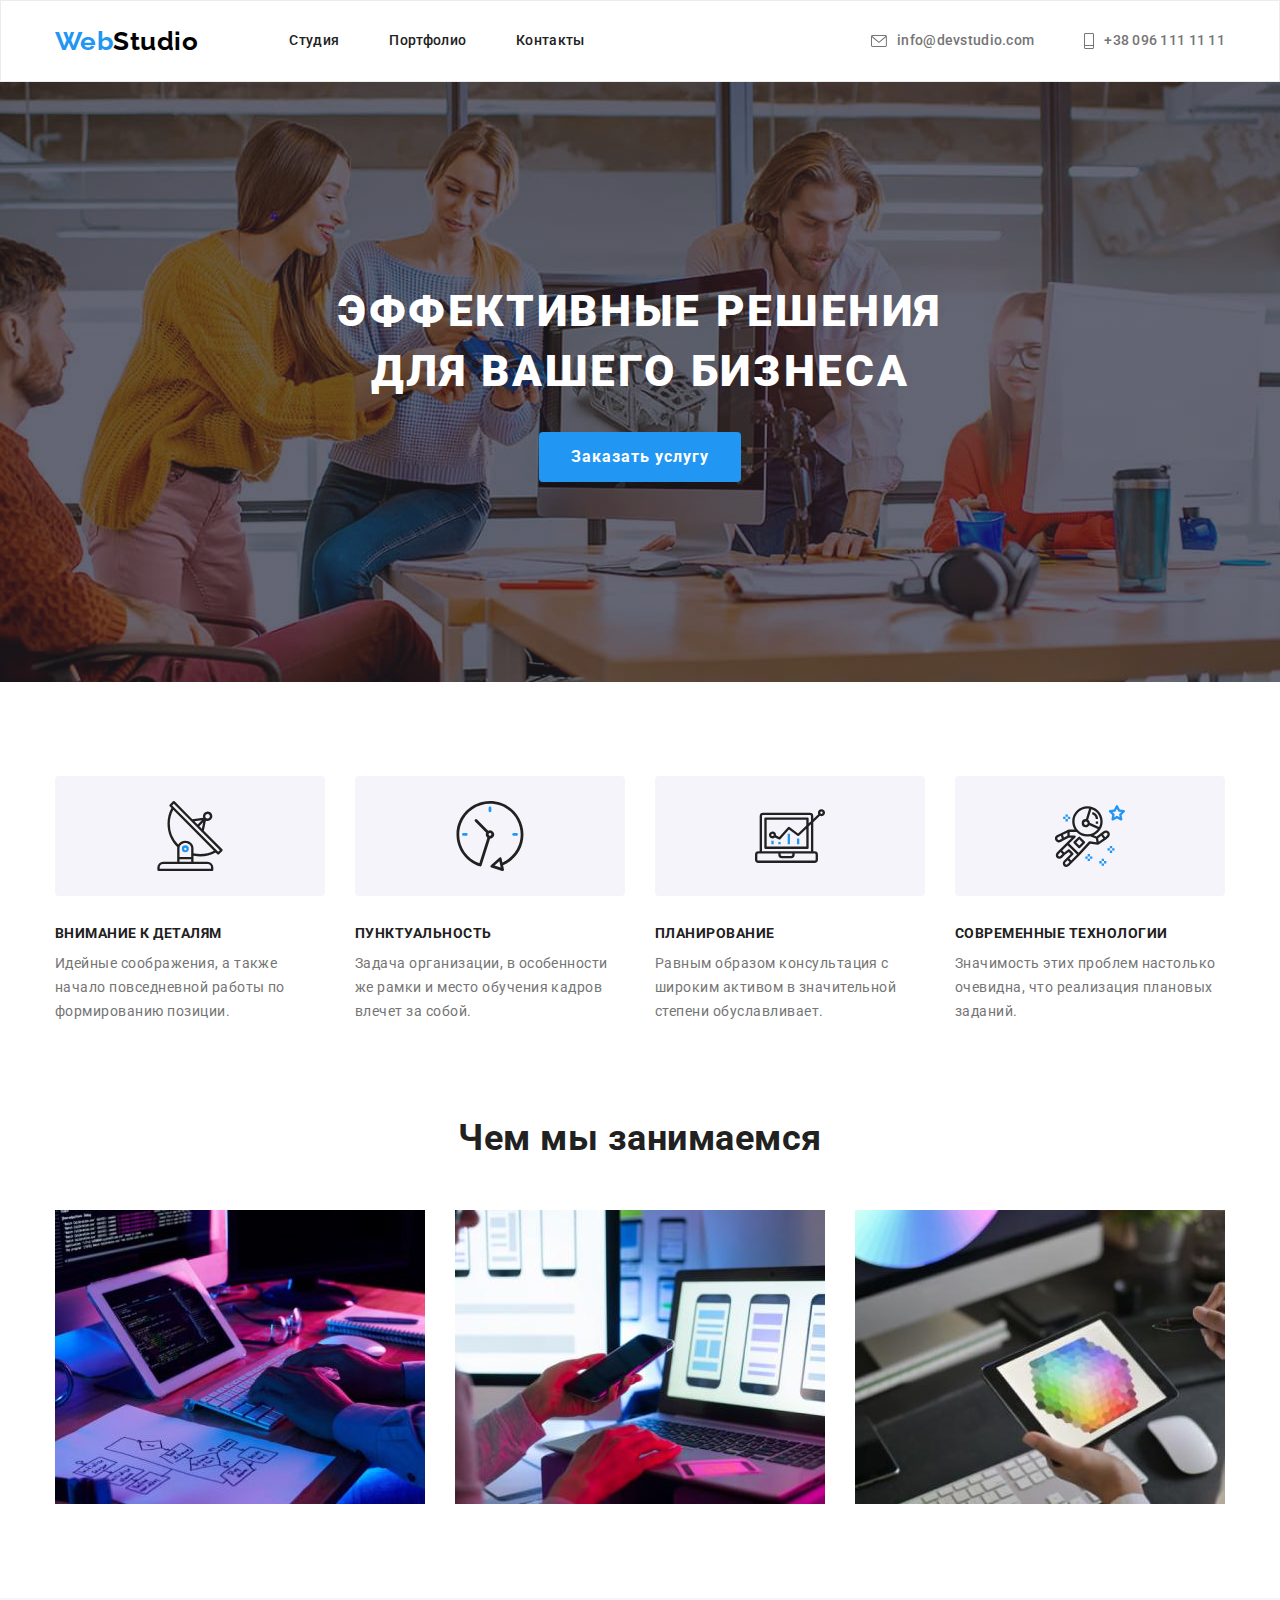
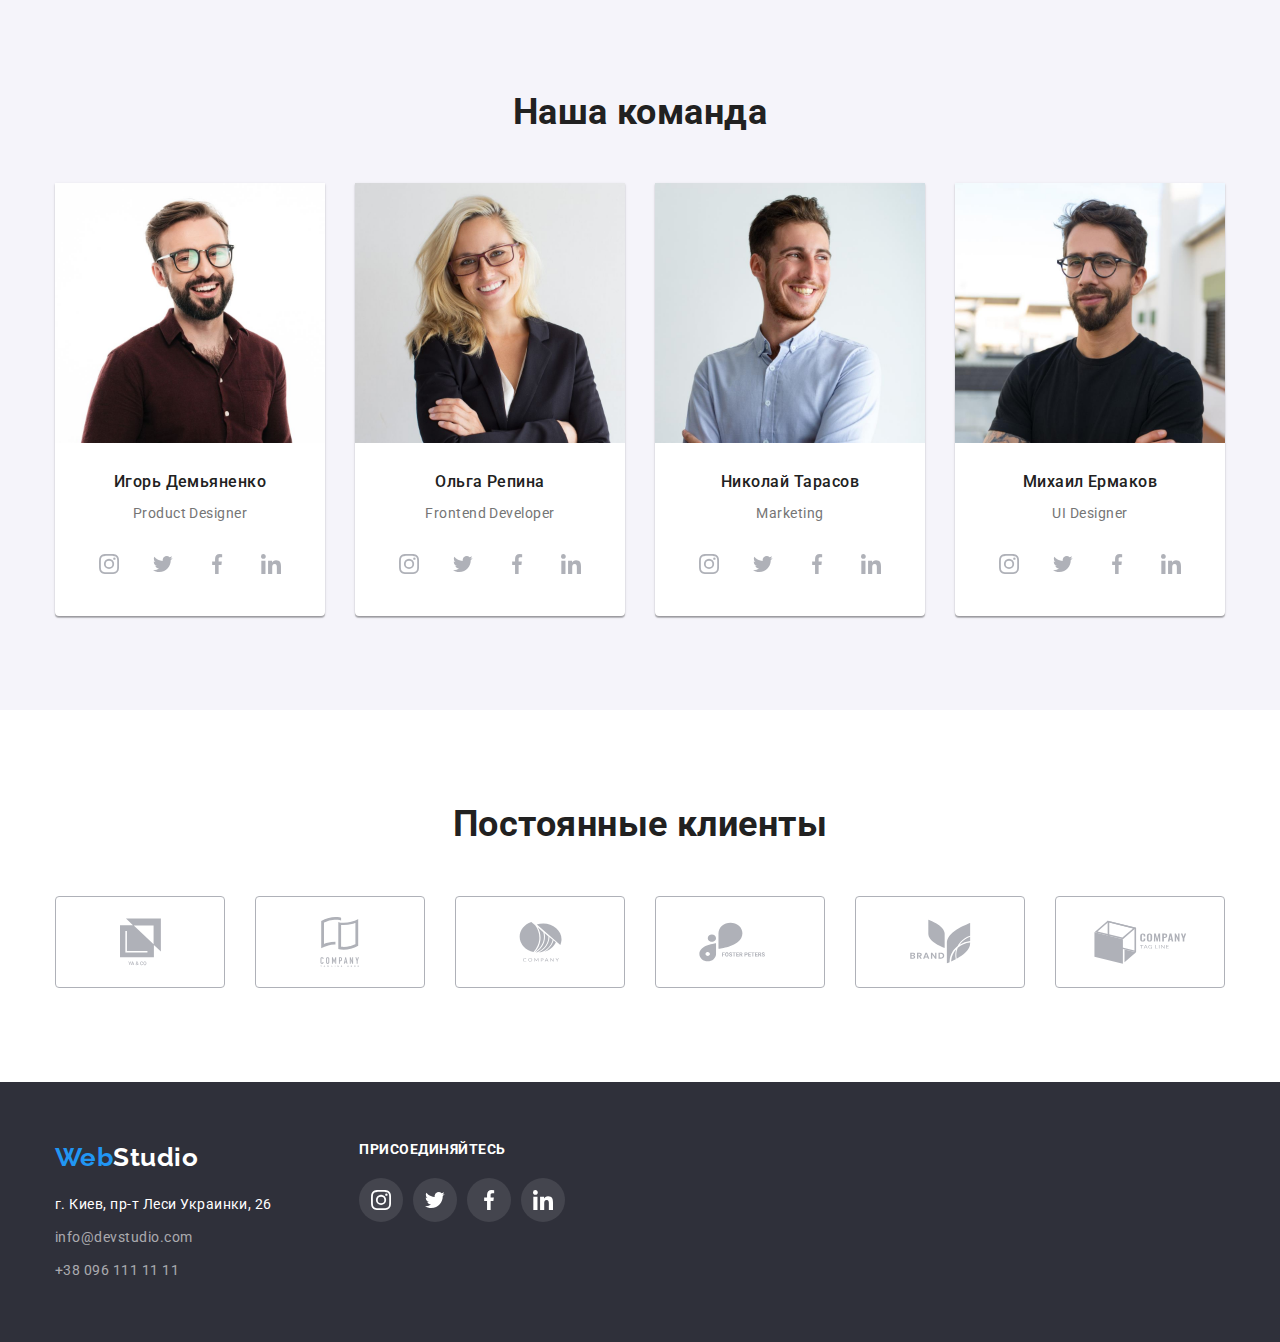
<file: index.html>
<!DOCTYPE html>
<html lang="ru">
  <head>
    <meta charset="UTF-8" />
    <meta http-equiv="X-UA-Compatible" content="IE=edge" />
    <meta name="viewport" content="width=device-width, initial-scale=1.0" />
    <title>WebStudio</title>
    <link rel="preconnect" href="https://fonts.gstatic.com" />
    <link
      href="https://fonts.googleapis.com/css2?family=Raleway:wght@700&family=Roboto:wght@400;500;700;900&display=swap"
      rel="stylesheet"
    />
    <link
      rel="stylesheet"
      href="https://cdnjs.cloudflare.com/ajax/libs/modern-normalize/1.0.0/modern-normalize.min.css"
    />
    <link rel="stylesheet" href="./css/webstudio.css" />
  </head>
  <body>
    <header class="top">
      <div class="container main-nav">
        <a href="" class="logo"><span class="accent-logo">Web</span>Studio</a>
        <nav class="first-nav">
          <ul class="list nav">
            <li class="item"><a href="" class="nav-link">Студия</a></li>
            <li class="item">
              <a href="./portfolio.html" class="nav-link">Портфолио</a>
            </li>
            <li class="item"><a href="" class="nav-link">Контакты</a></li>
          </ul>
        </nav>
        <ul class="list contacts">
          <li class="item">
            <a href="mailto:info@devstudio.com" class="contacts-link icon-mail"
              ><svg class="icon-envelope">
                <use href="./images/icons.svg#icon-envelope"></use></svg>info@devstudio.com</a>
          </li>
          <li class="item">
            <a href="tel:+380961111111" class="contacts-link icon-phone"
              ><svg class="icon-tel">
                <use href="./images/icons.svg#icon-tel"></use></svg>+38 096 111 11 11</a>
          </li>
        </ul>
      </div>
    </header>
    <main>
      <section class="hero">
        <div class="overlay">
          <h1 class="hero-title">Эффективные решения для вашего бизнеса</h1>
          <button type="button" class="hero-button">Заказать услугу</button>
        </div>
      </section>
      <!--Content-section-->
      <section class="section-text">
        <!--possible h2-->
        <div class="container">
          <ul class="list describe">
            <li class="describe-item">
              <div class="thumb">
                <svg class="icon-item">
                  <use href="./images/icons.svg#icon-satelite"></use>
                </svg>
              </div>
              <h3 class="list-title">Внимание к деталям</h3>
              <p class="list-text">
                Идейные соображения, а также начало повседневной работы по
                формированию позиции.
              </p>
            </li>
            <li class="describe-item icon-clock">
              <div class="thumb">
                <svg class="icon-item">
                  <use href="./images/icons.svg#icon-clock"></use>
                </svg>
              </div>
              <h3 class="list-title">Пунктуальность</h3>
              <p class="list-text">
                Задача организации, в особенности же рамки и место обучения
                кадров влечет за собой.
              </p>
            </li>
            <li class="describe-item icon-computer">
              <div class="thumb">
                <svg class="icon-item">
                  <use href="./images/icons.svg#icon-diagram"></use>
                </svg>
              </div>
              <h3 class="list-title">Планирование</h3>
              <p class="list-text">
                Равным образом консультация с широким активом в значительной
                степени обуславливает.
              </p>
            </li>
            <li class="describe-item icon-spaceman">
              <div class="thumb">
                <svg class="icon-item">
                  <use href="./images/icons.svg#icon-astronaut"></use>
                </svg>
              </div>
              <h3 class="list-title">Современные технологии</h3>
              <p class="list-text">
                Значимость этих проблем настолько очевидна, что реализация
                плановых заданий.
              </p>
            </li>
          </ul>
        </div>
      </section>
      <!--About me Section-->
      <section class="section-text no-padding">
        <div class="container">
          <h2 class="subtitle">Чем мы занимаемся</h2>
          <ul class="list about">
            <li class="about-item">
              <img
                class="about-image"
                src="./images/about-me/img.jpg"
                width="370"
                alt="Workspace"
              />
            </li>
            <li class="about-item">
              <img
                class="about-image"
                src="./images/about-me/img-2.jpg"
                width="370"
                alt="Developing"
              />
            </li>
            <li class="about-item">
              <img
                class="about-image"
                src="./images/about-me/img-3.jpg"
                width="370"
                alt="Testing"
              />
            </li>
          </ul>
        </div>
      </section>
      <!--Our team section-->
      <section class="section-text team">
        <div class="container">
          <h2 class="subtitle">Наша команда</h2>
          <ul class="list card">
            <li class="card-item">
              <img src="./images/our-team/img.jpg" width="270" alt="Designer" />
              <div class="team-card">
                <h3 class="list-title name">Игорь Демьяненко</h3>
                <p class="profession">Product Designer</p>
                <ul class="socialnet">
                  <li class="socialnet-item">
                    <a
                      href=""
                      class="social-link"
                      target="_blank"
                      rel="noopener noreferrer"
                      aria-label="Instgram"
                    >
                      <svg class="icon">
                        <use href="./images/icons.svg#icon-inst"></use>
                      </svg>
                    </a>
                  </li>
                  <li class="socialnet-item">
                    <a
                      href=""
                      class="social-link"
                      target="_blank"
                      rel="noopener noreferrer" aria-label="Twitter"
                    >
                      <svg class="icon">
                        <use href="./images/icons.svg#icon-twit"></use>
                      </svg>
                    </a>
                  </li>
                  <li class="socialnet-item">
                    <a
                      href=""
                      class="social-link"
                      target="_blank"
                      rel="noopener noreferrer" aria-label="Facebook"
                    >
                      <svg class="icon">
                        <use href="./images/icons.svg#icon-fb"></use>
                      </svg>
                    </a>
                  </li>
                  <li class="socialnet-item">
                    <a
                      href=""
                      class="social-link"
                      target="_blank"
                      rel="noopener noreferrer" aria-label="Linkedin"
                    >
                      <svg class="icon">
                        <use href="./images/icons.svg#icon-linkedin"></use>
                      </svg>
                    </a>
                  </li>
                </ul>
              </div>
            </li>
            <li class="card-item">
              <img
                src="./images/our-team/img-1.jpg"
                width="270"
                alt="Fe developer"
              />
              <div class="team-card">
                <h3 class="list-title name">Ольга Репина</h3>
                <p class="profession">Frontend Developer</p>
                <ul class="socialnet">
                  <li class="socialnet-item">
                    <a
                      href=""
                      class="social-link"
                      target="_blank"
                      rel="noopener noreferrer"
                    >
                      <svg class="icon">
                        <use href="./images/icons.svg#icon-inst"></use>
                      </svg>
                    </a>
                  </li>
                  <li class="socialnet-item">
                    <a
                      href=""
                      class="social-link"
                      target="_blank"
                      rel="noopener noreferrer"
                    >
                      <svg class="icon">
                        <use href="./images/icons.svg#icon-twit"></use>
                      </svg>
                    </a>
                  </li>
                  <li class="socialnet-item">
                    <a
                      href=""
                      class="social-link"
                      target="_blank"
                      rel="noopener noreferrer"
                    >
                      <svg class="icon">
                        <use href="./images/icons.svg#icon-fb"></use>
                      </svg>
                    </a>
                  </li>
                  <li class="socialnet-item">
                    <a
                      href=""
                      class="social-link"
                      target="_blank"
                      rel="noopener noreferrer"
                    >
                      <svg class="icon">
                        <use href="./images/icons.svg#icon-linkedin"></use>
                      </svg>
                    </a>
                  </li>
                </ul>
              </div>
            </li>
            <li class="card-item">
              <img
                src="./images/our-team/img-2.jpg"
                width="270"
                alt="Marketing"
              />
              <div class="team-card">
                <h3 class="list-title name">Николай Тарасов</h3>
                <p class="profession">Marketing</p>
                <ul class="socialnet">
                  <li class="socialnet-item">
                    <a
                      href=""
                      class="social-link"
                      target="_blank"
                      rel="noopener noreferrer"
                    >
                      <svg class="icon">
                        <use href="./images/icons.svg#icon-inst"></use>
                      </svg>
                    </a>
                  </li>
                  <li class="socialnet-item">
                    <a
                      href=""
                      class="social-link"
                      target="_blank"
                      rel="noopener noreferrer"
                    >
                      <svg class="icon">
                        <use href="./images/icons.svg#icon-twit"></use>
                      </svg>
                    </a>
                  </li>
                  <li class="socialnet-item">
                    <a
                      href=""
                      class="social-link"
                      target="_blank"
                      rel="noopener noreferrer"
                    >
                      <svg class="icon">
                        <use href="./images/icons.svg#icon-fb"></use>
                      </svg>
                    </a>
                  </li>
                  <li class="socialnet-item">
                    <a
                      href=""
                      class="social-link"
                      target="_blank"
                      rel="noopener noreferrer"
                    >
                      <svg class="icon">
                        <use href="./images/icons.svg#icon-linkedin"></use>
                      </svg>
                    </a>
                  </li>
                </ul>
              </div>
            </li>
            <li class="card-item">
              <img
                src="./images/our-team/img-3.jpg"
                width="270"
                alt="UI deisgner"
              />
              <div class="team-card">
                <h3 class="list-title name">Михаил Ермаков</h3>
                <p class="profession">UI Designer</p>
                <ul class="socialnet">
                  <li class="socialnet-item">
                    <a
                      href=""
                      class="social-link"
                      target="_blank"
                      rel="noopener noreferrer"
                    >
                      <svg class="icon">
                        <use href="./images/icons.svg#icon-inst"></use>
                      </svg>
                    </a>
                  </li>
                  <li class="socialnet-item">
                    <a
                      href=""
                      class="social-link"
                      target="_blank"
                      rel="noopener noreferrer"
                    >
                      <svg class="icon">
                        <use href="./images/icons.svg#icon-twit"></use>
                      </svg>
                    </a>
                  </li>
                  <li class="socialnet-item">
                    <a
                      href=""
                      class="social-link"
                      target="_blank"
                      rel="noopener noreferrer"
                    >
                      <svg class="icon">
                        <use href="./images/icons.svg#icon-fb"></use>
                      </svg>
                    </a>
                  </li>
                  <li class="socialnet-item">
                    <a
                      href=""
                      class="social-link"
                      target="_blank"
                      rel="noopener noreferrer"
                    >
                      <svg class="icon">
                        <use href="./images/icons.svg#icon-linkedin"></use>
                      </svg>
                    </a>
                  </li>
                </ul>
              </div>
            </li>
          </ul>
        </div>
      </section>
      <section class="section-text">
        <div class="container">
          <h2 class="subtitle">Постоянные клиенты</h2>
          <ul class="clients">
            <li class="clients-item">
              <a
                href=""
                class="clients-link"
                target="_blank"
                rel="noopener noreferrer"
              >
                <svg class="logo-company client-first">
                  <use href="./images/icons.svg#icon-logo1"></use>
                </svg>
              </a>
            </li>
            <li class="clients-item">
              <a
                href=""
                class="clients-link"
                target="_blank"
                rel="noopener noreferrer"
              >
                <svg class="logo-company client-second">
                  <use href="./images/icons.svg#icon-logo2"></use>
                </svg>
              </a>
            </li>
            <li class="clients-item">
              <a
                href=""
                class="clients-link"
                target="_blank"
                rel="noopener noreferrer"
              >
                <svg class="logo-company client-third">
                  <use href="./images/icons.svg#icon-logo3"></use>
                </svg>
              </a>
            </li>
            <li class="clients-item">
              <a
                href=""
                class="clients-link"
                target="_blank"
                rel="noopener noreferrer"
              >
                <svg class="logo-company client-fourth">
                  <use href="./images/icons.svg#icon-logo4"></use>
                </svg>
              </a>
            </li>
            <li class="clients-item">
              <a
                href=""
                class="clients-link"
                target="_blank"
                rel="noopener noreferrer"
              >
                <svg class="logo-company client-fifth">
                  <use href="./images/icons.svg#icon-logo5"></use>
                </svg>
              </a>
            </li>
            <li class="clients-item">
              <a
                href=""
                class="clients-link"
                target="_blank"
                rel="noopener noreferrer"
              >
                <svg class="logo-company client-sixth">
                  <use href="./images/icons.svg#icon-logo6"></use>
                </svg>
              </a>
            </li>
          </ul>
        </div>
      </section>
    </main>
    <footer class="bottom">
      <div class="container basement">
        <div>
          <a href="" class="logo secondary"
            ><span class="accent-logo">Web</span>Studio</a
          >
          <address class="address">г. Киев, пр-т Леси Украинки, 26</address>
          <ul class="list-footer">
            <li class="list-item">
              <a href="mailto:info@devstudio.com">info@devstudio.com</a>
            </li>
            <li class="list-item">
              <a href="tel:+380961111111">+38 096 111 11 11</a>
            </li>
          </ul>
        </div>
        <div class="footer-box">
          <h2 class="footer-title">присоединяйтесь</h2>
          <ul class="box-list">
            <li class="box-item">
              <a
                href=""
                class="footer-link"
                target="_blank"
                rel="noopener noreferrer" aria-label="Instgram"
              >
                <svg class="icon">
                  <use href="./images/icons.svg#icon-inst"></use>
                </svg>
              </a>
            </li>
            <li class="box-item">
              <a
                href=""
                class="footer-link"
                target="_blank"
                rel="noopener noreferrer" aria-label="Twitter"
              >
                <svg class="icon">
                  <use href="./images/icons.svg#icon-twit"></use>
                </svg>
              </a>
            </li>
            <li class="box-item">
              <a
                href=""
                class="footer-link"
                target="_blank"
                rel="noopener noreferrer" aria-label="Facebook"
              >
                <svg class="icon">
                  <use href="./images/icons.svg#icon-fb"></use>
                </svg>
              </a>
            </li>
            <li class="box-item">
              <a
                href=""
                class="footer-link"
                target="_blank"
                rel="noopener noreferrer" aria-label="Linkedin"
              >
                <svg class="icon">
                  <use href="./images/icons.svg#icon-linkedin"></use>
                </svg>
              </a>
            </li>
          </ul>
        </div>
      </div>
    </footer>
  </body>
</html>
</file>
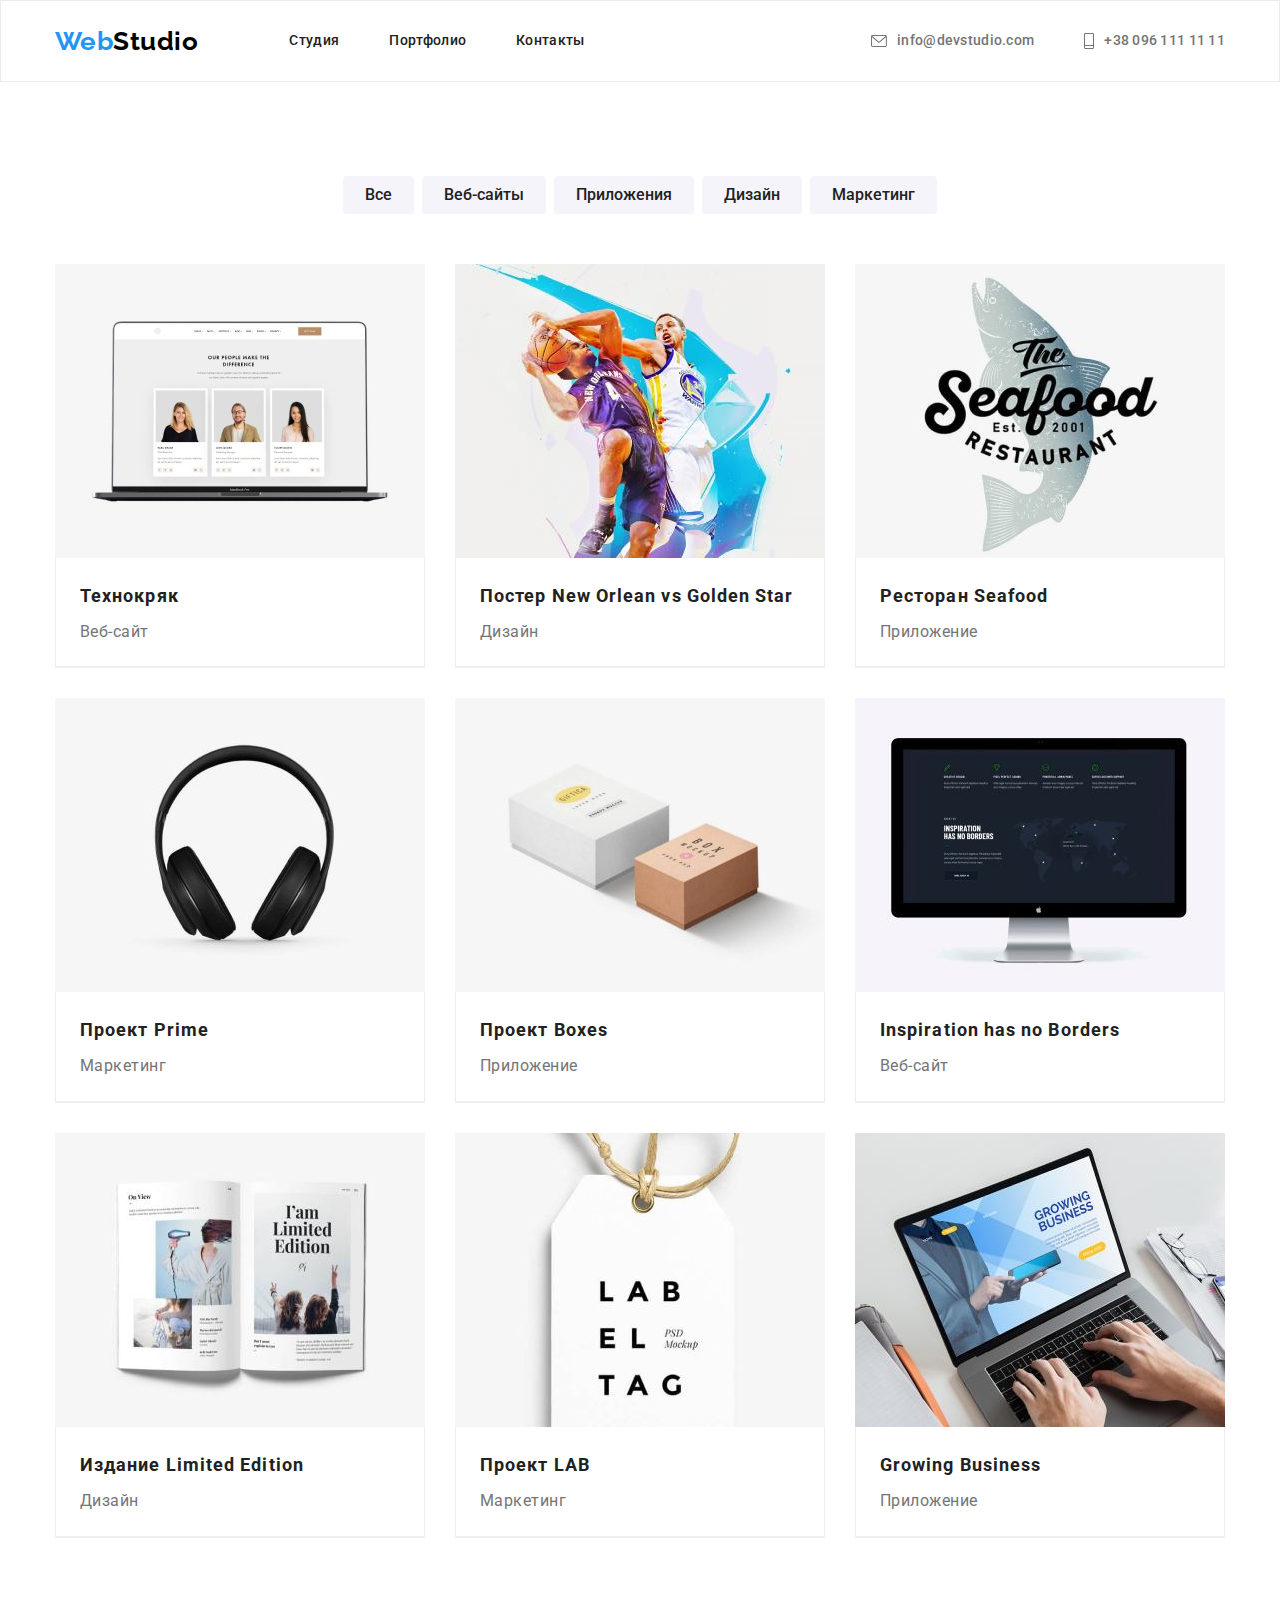
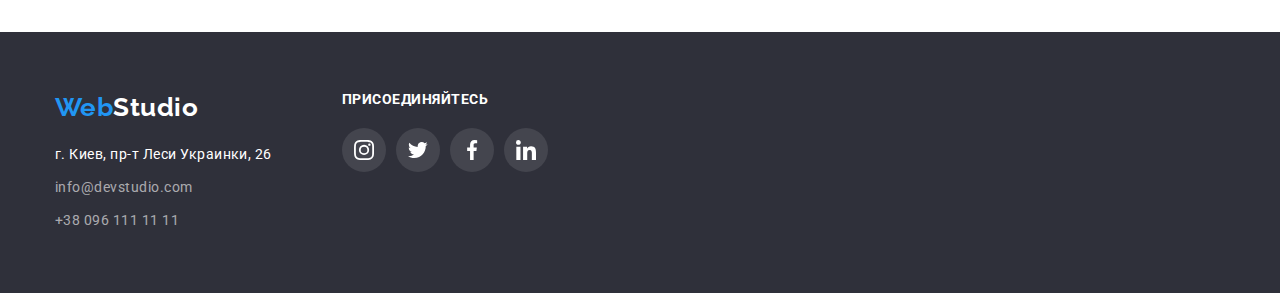
<file: portfolio.html>
<!DOCTYPE html>
<html lang="ru">
  <head>
    <meta charset="UTF-8" />
    <meta http-equiv="X-UA-Compatible" content="IE=edge" />
    <meta name="viewport" content="width=device-width, initial-scale=1.0" />
    <title>Portfolio</title>

    <link rel="preconnect" href="https://fonts.gstatic.com" />
    <link
      href="https://fonts.googleapis.com/css2?family=Raleway:wght@700&family=Roboto:wght@400;500;700;900&display=swap"
      rel="stylesheet"
    />
    <link
      rel="stylesheet"
      href="https://cdnjs.cloudflare.com/ajax/libs/modern-normalize/1.0.0/modern-normalize.min.css"
    />
    <link rel="stylesheet" href="./css/webstudio.css" />
  </head>
  <body>
    <header class="top">
      <div class="container main-nav">
        <a href="" class="logo"><span class="accent-logo">Web</span>Studio</a>
        <nav class="first-nav">
          <ul class="list nav">
            <li class="item">
              <a href="./index.html" class="nav-link">Студия</a>
            </li>
            <li class="item"><a href="" class="nav-link">Портфолио</a></li>
            <li class="item"><a href="" class="nav-link">Контакты</a></li>
          </ul>
        </nav>
        <ul class="list contacts">
          <li class="item">
            <a href="mailto:info@devstudio.com" class="contacts-link">
              <svg class="icon-envelope">
              <use href="./images/icons.svg#icon-envelope"></use>
            </svg>info@devstudio.com</a>
          </li>
          <li class="item">
            <a href="tel:+380961111111" class="contacts-link">
              <svg class="icon-tel">
                <use href="./images/icons.svg#icon-tel"></use>
              </svg>+38 096 111 11 11</a
            >
          </li>
        </ul>
      </div>
    </header>
    <main>
      <section class="prime-section">
        <div class="container">
          <!--hidden title-->
          <!-- <h1>Наше Портфолио</h1> -->
          <ul class="list examples">
            <li class="button-item">
              <button type="button" class="button">Все</button>
            </li>
            <li class="button-item">
              <button type="button" class="button">Веб-сайты</button>
            </li>
            <li class="button-item">
              <button type="button" class="button">Приложения</button>
            </li>
            <li class="button-item">
              <button type="button" class="button">Дизайн</button>
            </li>
            <li class="button-item">
              <button type="button" class="button">Маркетинг</button>
            </li>
          </ul>
          <!-- <h2>Примеры работ</h2> -->
          <ul class="list portfolio">
            <li class="portfolio-item">
              <a href="">
                <img
                  class="portfolio-image"
                  src="./images/portfolio/img-1.jpg"
                  width="370"
                  height="294"
                  alt="Рабочая страница"
                />
                <div class="portfolio-card">
                <h3 class="titles">Технокряк</h3>
                <p class="description">Веб-сайт</p>
                </div>
                </a>
            </li>
            <li class="portfolio-item">
              <a href="">
                <img
                  class="portfolio-image"
                  src="./images/portfolio/img-2.jpg"
                  width="370"
                  height="294"
                  alt="Два баскетбольных игрока"
                />
                <div class="portfolio-card">
                <h3 class="titles">Постер New Orlean vs Golden Star</h3>
                <p class="description">Дизайн</p>
                </div>
                </a>
            </li>
            <li class="portfolio-item">
              <a href="">
                <img
                  class="portfolio-image"
                  src="./images/portfolio/img-3.jpg"
                  width="370"
                  height="294"
                  alt="Логотип рыбного ресторана"
                />
                <div class="portfolio-card">
                <h3 class="titles">Ресторан Seafood</h3>
                <p class="description">Приложение</p>
                </div>
                </a
              >
            </li>
            <li class="portfolio-item">
              <a href="">
                <img
                  class="portfolio-image"
                  src="./images/portfolio/img-4.jpg"
                  width="370"
                  height="294"
                  alt="Наушники"
                />
                <div class="portfolio-card">
                <h3 class="titles">Проект Prime</h3>
                <p class="description">Маркетинг</p>
                </div>
                </a
              >
            </li>
            <li class="portfolio-item">
              <a href="">
                <img
                  class="portfolio-image"
                  src="./images/portfolio/img-5.jpg"
                  width="370"
                  height="294"
                  alt="Две коробки"
                />
                <div class="portfolio-card">
                <h3 class="titles">Проект Boxes</h3>
                <p class="description">Приложение</p>
                </div>
                </a
              >
            </li>
            <li class="portfolio-item">
              <a href="">
                <img
                  class="portfolio-image"
                  src="./images/portfolio/img-6.jpg"
                  width="370"
                  height="294"
                  alt="Монитор"
                />
                <div class="portfolio-card">
                <h3 class="titles">Inspiration has no Borders</h3>
                <p class="description">Веб-сайт</p>
                </div>
                </a>
            </li>
            <li class="portfolio-item">
              <a href="">
                <img
                  class="portfolio-image"
                  src="./images/portfolio/img-7.jpg"
                  width="370"
                  height="294"
                  alt="Журнал"
                />
                <div class="portfolio-card">
                <h3 class="titles">Издание Limited Edition</h3>
                <p class="description">Дизайн</p>
                </div>
                </a>
            </li>
            <li class="portfolio-item">
              <a href="">
                <img
                  class="portfolio-image"
                  src="./images/portfolio/img-8.jpg"
                  width="370"
                  height="294"
                  alt="Этикетка"
                />
                <div class="portfolio-card">
                <h3 class="titles">Проект LAB</h3>
                <p class="description">Маркетинг</p>
                </div>
                </a
              >
            </li>
            <li class="portfolio-item">
              <a href="">
                <img
                  class="portfolio-image"
                  src="./images/portfolio/img-9.jpg"
                  width="370"
                  height="294"
                  alt="Ноутбук"
                />
                <div class="portfolio-card">
                <h3 class="titles">Growing Business</h3>
                <p class="description">Приложение</p>
                </div>
                </a
              >
            </li>
          </ul>
        </div>
      </section>
    </main>
    <footer class="bottom">
      <div class="container basement">
        <div>
        <a href="" class="logo second"
          ><span class="accent-logo">Web</span>Studio</a
        >
        <address class="address">г. Киев, пр-т Леси Украинки, 26</address>
        <ul class="list-footer">
          <li class="list-item">
            <a href="mailto:info@devstudio.com">info@devstudio.com</a>
          </li>
          <li class="list-item">
            <a href="tel:+380961111111">+38 096 111 11 11</a>
          </li>
        </ul>
        </div>
        <div class="footer-box">
          <h2 class="footer-title">присоединяйтесь</h2>
          <ul class="box-list">
            <li class="box-item">
              <a href="" class="footer-link" target="_blank" rel="noopener noreferrer" aria-label="Instagram">
                <svg class="icon">
                  <use href="./images/icons.svg#icon-inst"></use>
                </svg>
              </a>
            </li>
            <li class="box-item">
              <a href="" class="footer-link" target="_blank" rel="noopener noreferrer" aria-label="Twitter">
                <svg class="icon">
                  <use href="./images/icons.svg#icon-twit"></use>
                </svg>
              </a>
            </li>
            <li class="box-item">
              <a href="" class="footer-link" target="_blank" rel="noopener noreferrer" aria-label="Facebook">
                <svg class="icon">
                  <use href="./images/icons.svg#icon-fb"></use>
                </svg>
              </a>
            </li>
            <li class="box-item">
              <a href="" class="footer-link" target="_blank" rel="noopener noreferrer" aria-label="Linkedin">
                <svg class="icon">
                  <use href="./images/icons.svg#icon-linkedin"></use>
                </svg>
              </a>
            </li>
        
          </ul>
        </div>
      </div>
    </footer>
  </body>
</html>
</file>
<file: css/webstudio.css>
html {
  box-sizing: border-box;
}
*,
*::before,
*::after {
  box-sizing: inherit;
}
:root {
  --main-text-color: #212121;
  --text-color: #757575;
  --accent-color: #2196f3;
  --background-color: #f5f4fa;
  --footer-color: #2f303a;
  --footer-contacts: rgba(255, 255, 255, 0.6);
  --main-title: #ffff;
  --icon-color: #afb1b8;
}
body {
  margin: 0;
  color: var(--main-text-color);
  font-family: Roboto, sans-serif;
  letter-spacing: 0.03em;
}
ul {
  list-style: none;
}
a {
  text-decoration: none;
}
.container {
  margin-left: auto;
  margin-right: auto;
  width: 1200px;
  padding-left: 15px;
  padding-right: 15px;
}
.list {
  margin: 0px;
  padding: 0px;
}
/* HEADER */
.top {
  border: 1px solid #ececec;
}

.main-nav {
  display: flex;
  align-items: center;
}

.nav {
  display: flex;
  letter-spacing: 0.02em;
}

.item + .item {
  margin-left: 50px;
}

.logo {
  margin-right: 91px;
  font-family: Raleway, sans-serif;
  color: black;
  font-weight: 700;
  font-size: 26px;
  line-height: 1.19;
}
.accent-logo {
  color: var(--accent-color);
}

.nav-link {
  display: block;
  padding-top: 32px;
  padding-bottom: 32px;
  color: inherit;
  font-weight: 500;
  font-size: 14px;
  line-height: 1.14;
}
.nav-link:hover,
.nav-link:focus {
  color: var(--accent-color);
}
.contacts {
  display: flex;
  margin-left: auto;
}

.contacts-link {
  display: flex;
  align-items: center;
  padding-top: 32px;
  padding-bottom: 32px;
  color: var(--text-color);
  font-weight: 500;
  font-size: 14px;
  line-height: 1.14;
  letter-spacing: 0.02em;
}

.icon-envelope {
  width: 16px;
  height: 12px;
  margin-right: 10px;
  align-self: center;
  fill: currentColor;
}
.icon-tel {
  width: 10px;
  height: 16px;
  margin-right: 10px;
  fill: currentColor;
}
.contacts-link:hover,
.contacts-link:focus {
  color: var(--accent-color);
}
/* HERO SECTION */
.hero {
  text-align: center;
}
.overlay {
  padding-top: 200px;
  padding-bottom: 200px;
  height: 600px;
  max-width: 1600px;
  margin-left: auto;
  margin-right: auto;
  background-color: var(--text-color);
  background-image: linear-gradient(
      to right,
      rgba(47, 48, 58, 0.4),
      rgba(47, 48, 58, 0.4)
    ),
    url(../images/webstudio/hero.jpg);
  background-repeat: no-repeat;
  background-position: center;
  background-size: cover;
}
.hero-title {
  margin-top: 0px;
  margin-left: auto;
  margin-right: auto;
  margin-bottom: 30px;
  width: 696px;
  color: var(--main-title);
  font-weight: 900;
  font-size: 44px;
  line-height: 1.36;
  letter-spacing: 0.06em;
  text-transform: uppercase;
}
.hero-button {
  display: inline-block;
  padding: 10px 32px;
  border-radius: 4px;
  border: 1px transparent;
  font-family: inherit;
  color: var(--main-title);
  background-color: var(--accent-color);
  cursor: pointer;

  font-weight: 700;
  font-size: 16px;
  line-height: 1.87;
  letter-spacing: 0.06em;
}
/* DESCRIPTION SECTION */
.section-text {
  padding-top: 94px;
  padding-bottom: 94px;
}
.describe {
  display: flex;
  justify-content: center;
}

.describe-item + .describe-item {
  margin-left: 30px;
}
.thumb {
  display: flex;
  align-items: center;
  justify-content: center;
  border-radius: 4px;
  height: 120px;
  width: 270px;
  background-color: var(--background-color);
  margin-bottom: 30px;
}
.icon-item {
  height: 70px;
  width: 70px;
}
.list-title {
  margin-top: 0px;
  margin-bottom: 10px;
  font-weight: 700;
  font-size: 14px;
  line-height: 1.14;
  text-transform: uppercase;
}
.list-text {
  margin-top: 0px;
  margin-bottom: 0px;
  color: var(--text-color);
  font-size: 14px;
  line-height: 1.71;
}
/* ABOUT ME SECTION */
.no-padding {
  padding-top: 0px;
}
.subtitle {
  margin-top: 0px;
  margin-bottom: 50px;
  font-size: 36px;
  line-height: 1.16;
  text-align: center;
}
.about {
  display: flex;
}
.about-item + .about-item {
  margin-left: 30px;
}
.about-image {
  display: block;
}
/* OUR TEAM SECTION */
.team {
  background-color: var(--background-color);
}
.card {
  display: flex;
}
.card-item {
  text-align: center;
  box-shadow: 0px 1px 3px rgba(0, 0, 0, 0.12), 0px 1px 1px rgba(0, 0, 0, 0.14),
    0px 2px 1px rgba(0, 0, 0, 0.2);
  border-radius: 0px 0px 4px 4px;
  background-color: var(--main-title);
}
.card-item img {
  display: block;
}
.card-item + .card-item {
  margin-left: 30px;
}
.team-card {
  padding-top: 30px;
  padding-bottom: 30px;
}
.name {
  margin-bottom: 10px;
  font-weight: 500;
  font-size: 16px;
  line-height: 1.18;
  text-transform: none;
}

.profession {
  margin-top: 0px;
  margin-bottom: 16px;
  color: var(--text-color);
  font-size: 14px;
  line-height: 1.71;
}
.socialnet {
  display: flex;
  padding-left: 0px;
  justify-content: center;
}

.socialnet-item + .socialnet-item {
  margin-left: 10px;
}
.social-link {
  display: inline-flex;
  justify-content: center;
  align-items: center;
  width: 44px;
  height: 44px;
  margin-left: 0px;

  border-radius: 50px;
  color: var(--icon-color);
}
.icon {
  width: 20px;
  height: 20px;
  fill: currentColor;
}
.social-link:hover,
.social-link:focus {
  color: #ffff;
  background-color: var(--accent-color);
}

/* CLIENTS */
.clients {
  display: flex;
  justify-content: center;
  margin-top: 0px;
  margin-bottom: 0px;
  padding-left: 0px;
}

.clients-item + .clients-item {
  margin-left: 30px;
}
.clients-item .clients-link {
  display: flex;
  justify-content: center;
  align-items: center;
  width: 170px;
  height: 92px;
  border: 1px solid #afb1b8;
  border-radius: 4px;
  color: var(--icon-color);
}
.clients-link:hover,
.clients-link:focus {
  color: var(--accent-color);
}

.logo-company {
  fill: currentColor;
}
.client-first {
  width: 41px;
  height: 100px;
}
.client-second {
  width: 40px;
  height: 50px;
}
.client-third {
  width: 43px;
  height: 41px;
}
.client-fourth {
  width: 84px;
  height: 40px;
}
.client-fifth {
  width: 65px;
  height: 45px;
}
.client-sixth {
  width: 93px;
  height: 44px;
}
/* FOOTER */
.bottom {
  background-color: var(--footer-color);
  padding-top: 60px;
  padding-bottom: 60px;
}
.basement {
  display: flex;
}

.secondary {
  display: inline-block;
  margin-bottom: 20px;
}

.bottom .logo {
  color: var(--main-title);
  font-family: Raleway, sans-serif;
  font-weight: 700;
  font-size: 26px;
  line-height: 1.19;
}

.address {
  color: var(--main-title);
  margin-bottom: 9px;
  font-size: 14px;
  font-style: normal;
  line-height: 1.7;
}
.list-footer {
  margin: 0px;

  padding-left: 0px;
}
.list-footer a {
  color: var(--footer-contacts);
  font-size: 14px;
  line-height: 1.71;
}
.list-item:first-child {
  display: inline-block;
  margin-bottom: 9px;
}
.footer-box {
  margin-left: 70px;
}

.footer-title {
  margin-top: 0px;
  margin-bottom: 20px;
  text-transform: uppercase;
  color: #ffff;
  font-size: 14px;
  line-height: 1.14;
}
.box-list {
  display: flex;
  padding: 0px;
  margin-top: 0px;
  margin-bottom: 0px;
}
.box-item + .box-item {
  margin-left: 10px;
}

.footer-link {
  display: flex;
  align-items: center;
  justify-content: center;
  cursor: pointer;
  width: 44px;
  height: 44px;
  background-color: rgba(255, 255, 255, 0.1);
  color: #ffff;
  border-radius: 50px;
}
.footer-link:hover,
.footer-link:focus {
  color: #ffff;
  background-color: var(--accent-color);
}

/* PORTFOLIO */
.prime-section {
  padding-top: 94px;
  padding-bottom: 94px;
}
.examples {
  display: flex;
  justify-content: center;
  margin-bottom: 50px;
}
.examples .button {
  font-family: inherit;
  font-weight: 500;
  font-size: 16px;
  line-height: 1.6;
  color: var(--main-text-color);
  background-color: var(--background-color);
}
.button {
  padding: 6px 22px;
  border: 1px transparent;
  border-radius: 4px;
}
.button-item + .button-item {
  margin-left: 8px;
}

.button:hover,
.button:focus {
  background-color: var(--accent-color);
  color: #ffff;
  cursor: pointer;
}
.portfolio {
  display: flex;
  flex-wrap: wrap;
}
.portfolio a {
  color: var(--main-text-color);
}
.portfolio-item {
  margin-right: 30px;
  margin-bottom: 30px;
  width: calc((100% - 60px) / 3);

  border-bottom: 1px solid #eeeeee;
}
.portfolio-item:hover,
.portfolio-item:focus {
  box-shadow: 0px 1px 1px rgba(0, 0, 0, 0.12), 0px 4px 4px rgba(0, 0, 0, 0.06),
    1px 4px 6px rgba(0, 0, 0, 0.16);
}
.portfolio-card {
  padding-top: 20px;
  padding-left: 24px;
  padding-right: 24px;
  padding-bottom: 20px;
  border-bottom: 1px solid #eeeeee;
  border-right: 1px solid #eeeeee;
  border-left: 1px solid #eeeeee;
}
.portfolio-item:nth-child(3n) {
  margin-right: 0px;
}
.portfolio-item:nth-last-child(-n + 3) {
  margin-bottom: 0px;
}
.portfolio-image {
  display: block;
}
.titles {
  margin-top: 0px;
  margin-bottom: 4px;
  font-size: 18px;
  line-height: 2;
  letter-spacing: 0.06em;
}
.description {
  margin-top: 0px;
  margin-bottom: 0px;
  color: var(--text-color);
  font-size: 16px;
  line-height: 1.8;
}
/* FOOTER */
.second {
  display: block;
  margin-right: 0px;
  margin-bottom: 20px;
}
</file>
